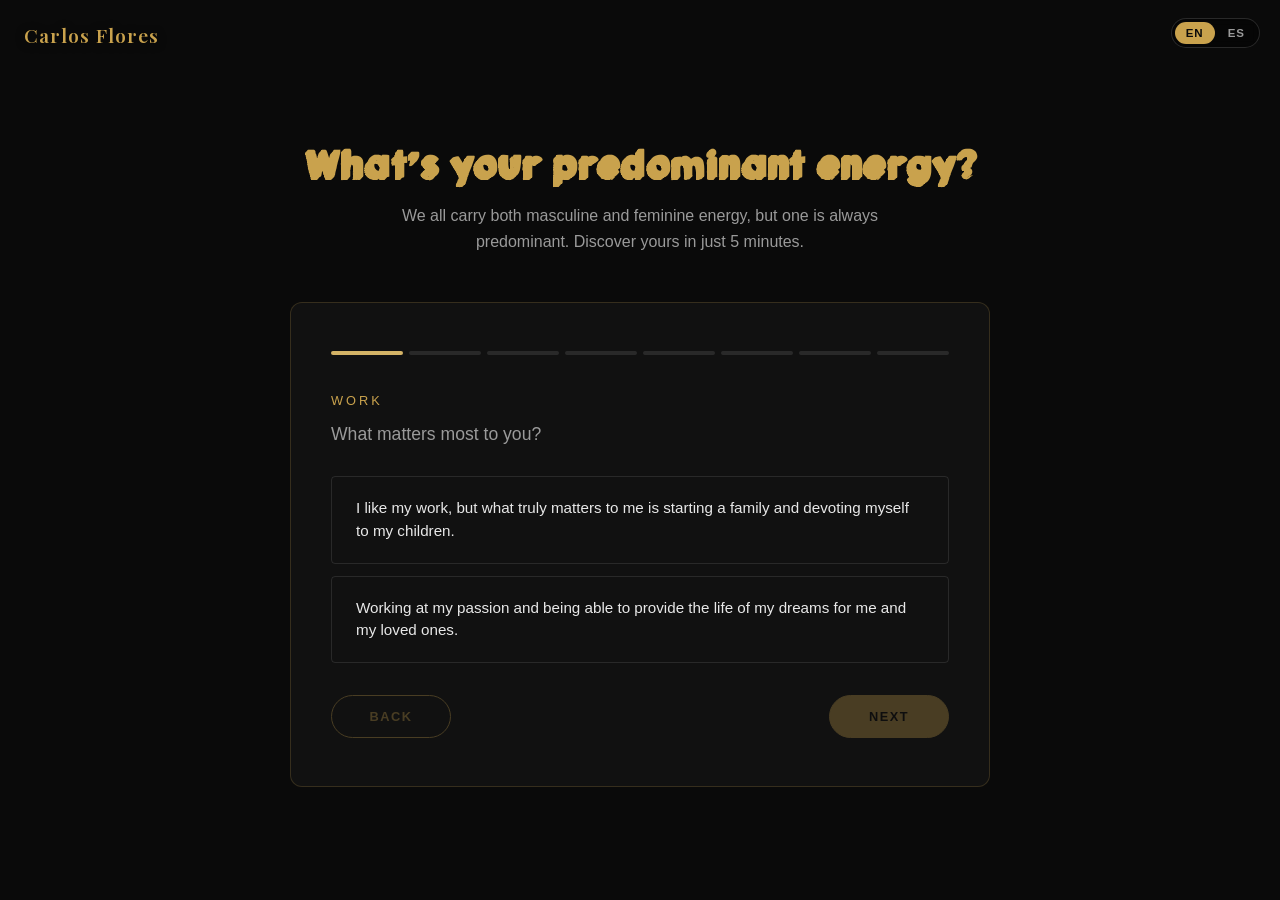
<file: energy-test.html>
<!DOCTYPE html>
<html lang="es">
<head>
    <meta charset="UTF-8">
    <meta name="viewport" content="width=device-width, initial-scale=1.0">
    <title>Test de Energía | Carlos Flores</title>
    <meta name="description" content="Descubre tu energía predominante — masculina o femenina — en solo 5 minutos.">
    <link rel="stylesheet" href="style.css">
    <link rel="icon" href="assets/images/flower-of-life.png" type="image/png">
    <style>
        /* Buttons & container (not in the main stylesheet anymore — kept local to this page) */
        .container { max-width: 1100px; margin: 0 auto; padding: 0 24px; }
        .btn {
            display: inline-block;
            background: var(--gold);
            color: var(--bg);
            border: 1px solid var(--gold);
            padding: 13px 30px;
            border-radius: 50px;
            font-size: 0.8rem;
            font-weight: 600;
            letter-spacing: 1.5px;
            text-transform: uppercase;
            cursor: pointer;
            transition: all var(--transition);
            font-family: inherit;
        }
        .btn:hover { background: var(--gold-light); border-color: var(--gold-light); color: var(--bg); }
        .btn-outline { background: transparent; color: var(--gold); }
        .btn-outline:hover { background: rgba(201,162,77,0.1); color: var(--gold-light); }

        .quiz-page { padding: 140px 0 100px; min-height: 100vh; }
        .quiz-header { text-align: center; margin-bottom: 48px; }
        .quiz-header h1 {
            font-family: 'KG Happy', 'Inter', sans-serif;
            font-size: 2rem;
            color: var(--gold);
            margin-bottom: 12px;
        }
        .quiz-header p { color: var(--text-muted); max-width: 550px; margin: 0 auto; }

        .quiz-card {
            max-width: 700px;
            margin: 0 auto;
            background: var(--bg-card);
            border: 1px solid rgba(201,162,77,0.2);
            border-radius: 12px;
            padding: 48px 40px;
        }

        .quiz-progress {
            display: flex;
            gap: 6px;
            margin-bottom: 36px;
        }
        .quiz-progress-dot {
            flex: 1;
            height: 4px;
            background: rgba(255,255,255,0.1);
            border-radius: 2px;
            transition: background 0.3s;
        }
        .quiz-progress-dot.done { background: var(--gold); }
        .quiz-progress-dot.current { background: var(--gold-light); }

        .quiz-category {
            font-size: 0.8rem;
            color: var(--gold);
            text-transform: uppercase;
            letter-spacing: 3px;
            margin-bottom: 8px;
        }
        .quiz-question {
            font-size: 1.1rem;
            color: var(--text-muted);
            margin-bottom: 28px;
        }

        .quiz-options { display: flex; flex-direction: column; gap: 12px; }
        .quiz-option {
            padding: 20px 24px;
            border: 1px solid rgba(255,255,255,0.1);
            border-radius: var(--radius);
            cursor: pointer;
            transition: all 0.3s;
            color: var(--text);
            font-size: 0.95rem;
            line-height: 1.5;
            background: transparent;
            text-align: left;
            width: 100%;
        }
        .quiz-option:hover {
            border-color: var(--gold);
            background: rgba(201,162,77,0.05);
        }
        .quiz-option.selected {
            border-color: var(--gold);
            background: rgba(201,162,77,0.12);
        }

        .quiz-nav {
            display: flex;
            justify-content: space-between;
            margin-top: 32px;
        }
        .quiz-nav .btn { min-width: 120px; text-align: center; }
        .quiz-nav .btn:disabled {
            opacity: 0.3;
            cursor: not-allowed;
            transform: none !important;
            box-shadow: none !important;
        }

        /* Email gate (shown after the last question, before the result) */
        .quiz-email-gate { display: none; text-align: center; }
        .quiz-email-gate h2 { font-size: 1.6rem; color: var(--gold); margin: 8px 0 12px; }
        .quiz-email-gate > p { color: var(--text-muted); max-width: 460px; margin: 0 auto 24px; }
        .quiz-email-gate form { max-width: 420px; margin: 0 auto; }
        .quiz-email-input {
            width: 100%;
            padding: 16px 20px;
            background: var(--bg-elevated);
            border: 1px solid rgba(255,255,255,0.15);
            border-radius: var(--radius);
            color: var(--text);
            font-size: 1rem;
            font-family: inherit;
        }
        .quiz-email-input:focus { outline: none; border-color: var(--gold); }
        .quiz-email-note { font-size: 0.78rem; color: var(--text-muted); margin-top: 14px; }

        /* Result */
        .quiz-result { display: none; text-align: center; }
        .quiz-result h2 {
            font-size: 1.8rem;
            color: var(--gold);
            margin-bottom: 8px;
        }
        .quiz-result .result-type {
            font-family: 'KG Happy', 'Inter', sans-serif;
            font-size: 2.5rem;
            color: var(--text);
            margin-bottom: 24px;
        }
        .quiz-result p {
            color: var(--text-muted);
            max-width: 500px;
            margin: 0 auto 32px;
            font-size: 1.05rem;
            line-height: 1.8;
        }

        .quiz-step { display: none; }
        .quiz-step.active { display: block; }

        @media (max-width: 480px) {
            .quiz-card { padding: 32px 20px; }
        }
    </style>
</head>
<body>

    <!-- LOGO (top-left) — matches the homepage, links back to it -->
    <a href="index.html" class="site-logo" aria-label="Carlos Flores home">Carlos Flores</a>

    <!-- LANGUAGE TOGGLE (top-right) -->
    <div class="lang-toggle" role="group" aria-label="Language / Idioma">
        <button class="lang-btn" data-lang="en" type="button">EN</button>
        <button class="lang-btn" data-lang="es" type="button">ES</button>
    </div>

    <section class="quiz-page">
        <div class="container">
            <div class="quiz-header">
                <h1 data-i18n="et.headerTitle">What's your predominant energy?</h1>
                <p data-i18n="et.headerIntro">We all carry both masculine and feminine energy, but one is always predominant. Discover yours in just 5 minutes.</p>
            </div>

            <div class="quiz-card">
                <div class="quiz-progress" id="quiz-progress"></div>

                <div id="quiz-container"></div>

                <!-- EMAIL GATE: result is revealed after submitting this form. -->
                <!-- Netlify Forms picks this up at deploy because it's static HTML with data-netlify. -->
                <div class="quiz-email-gate" id="quiz-email-gate">
                    <div class="quiz-category" data-i18n="et.gateKicker">Last step</div>
                    <h2 data-i18n="et.gateTitle">Your result is ready</h2>
                    <p data-i18n="et.gateText">Enter your email to discover your predominant energy.</p>
                    <form name="energy-test" method="POST" data-netlify="true" netlify-honeypot="bot-field" id="energy-form">
                        <input type="hidden" name="form-name" value="energy-test">
                        <p style="display:none;"><label>No rellenar: <input name="bot-field"></label></p>
                        <input type="hidden" name="resultado" id="form-resultado">
                        <input type="hidden" name="puntuacion" id="form-puntuacion">
                        <input type="email" name="email" id="email-input" class="quiz-email-input" placeholder="you@email.com" data-i18n-ph="et.placeholder" required autocomplete="email">
                        <button type="submit" class="btn" style="width:100%; margin-top:16px;" data-i18n="et.gateBtn">See my result</button>
                        <p class="quiz-email-note" data-i18n="et.gateNote">No spam. Just content about energy and personal growth.</p>
                    </form>
                </div>

                <div class="quiz-result" id="quiz-result">
                    <h2 data-i18n="et.resultHeading">Your predominant energy is</h2>
                    <div class="result-type" id="result-type"></div>
                    <p id="result-text"></p>
                    <a href="https://calendly.com/carlosflorescoach/llamadadedescubrimiento" target="_blank" rel="noopener" class="btn" data-i18n="et.resultCTA">Talk to me about your result</a>
                    <br><br>
                    <a href="index.html" style="color: var(--text-muted); font-size: 0.9rem;" data-i18n="et.backHome">← Back to home</a>
                </div>
            </div>
        </div>
    </section>

    <script src="i18n.js"></script>
    <script>
    // Each question/option carries both languages; render() picks the active one.
    const QUESTIONS = [
        { category:{en:"Work",es:"Trabajo"},
          question:{en:"What matters most to you?",es:"¿Qué es más importante para ti?"},
          options:[
            {text:{en:"I like my work, but what truly matters to me is starting a family and devoting myself to my children.",es:"Me gusta mi trabajo, aunque para mí lo realmente importante es formar una familia y dedicarme a mis hijos."},energy:"fem"},
            {text:{en:"Working at my passion and being able to provide the life of my dreams for me and my loved ones.",es:"Trabajar de mi pasión y ser capaz de proveer la vida de mis sueños para mí y para los míos."},energy:"masc"}
          ]},
        { category:{en:"Motivation",es:"Motivación"},
          question:{en:"When do I feel most motivated?",es:"¿Cuándo me siento más motivad@?"},
          options:[
            {text:{en:"When I feel needed and my presence is valued.",es:"Cuando siento que me necesitan y valoran mi presencia."},energy:"masc"},
            {text:{en:"When I get dressed up and people tell me how good I look.",es:"Cuando me arreglo y me dan mensaje de qué guap@ estoy."},energy:"fem"}
          ]},
        { category:{en:"Expression",es:"Expresión"},
          question:{en:"When I tell someone about something that happened to me…",es:"Cuando cuento algo que me ha pasado…"},
          options:[
            {text:{en:"I describe in detail how I was feeling in that moment.",es:"Expreso con detalles cómo me sentía en aquel momento."},energy:"fem"},
            {text:{en:"I focus more on the objective facts so the other person understands what happened.",es:"Me centro más en los hechos objetivos para que la otra persona entienda lo que ha pasado."},energy:"masc"}
          ]},
        { category:{en:"Deadlines",es:"Deadlines"},
          question:{en:"When it comes to deadlines and timing…",es:"En cuanto a plazos y tiempos…"},
          options:[
            {text:{en:"I work better without pressure, taking my time according to how I feel in each moment.",es:"Trabajo mejor sin presiones, dándome mi tiempo a como yo me sienta en cada momento."},energy:"fem"},
            {text:{en:"I need a fixed deadline to finish a project — it gets me moving and motivates me. Without a deadline I can't concentrate.",es:"Necesito una fecha fija para terminar un proyecto, eso me hace moverme y me motiva. Sin una fecha límite no soy capaz de concentrarme."},energy:"masc"}
          ]},
        { category:{en:"Intuition",es:"Intuición"},
          question:{en:"When making decisions…",es:"A la hora de tomar decisiones…"},
          options:[
            {text:{en:"I tend to follow my intuition, even when it goes against what my head says. For me, what matters is feeling it.",es:"Suelo dejarme guiar por mi intuición, aunque esto vaya en contra de lo que dice mi cabeza. Para mí lo importante es sentirlo."},energy:"fem"},
            {text:{en:"I tend to analyze the situation and make the rational decision that suits me best, weighing the pros and cons.",es:"Suelo analizar la situación y tomar la decisión racional que más me convenga, sopesando lo positivo y lo negativo."},energy:"masc"}
          ]},
        { category:{en:"Love",es:"Amor"},
          question:{en:"In a relationship, what I value most is…",es:"En una relación, lo que más valoro es…"},
          options:[
            {text:{en:"I like my partner to give me time and attention, and to tell me how good I look. That makes me feel truly loved.",es:"Me gusta que mi pareja me dedique tiempo y atención, además que me diga que guap@ estoy. Eso me hace sentir muy querid@."},energy:"fem"},
            {text:{en:"All I need is for my work and presence to be valued. Being useful to others is the best feeling.",es:"Lo único que necesito es que valoren mi trabajo y presencia. Ser de utilidad para los demás es la mejor sensación."},energy:"masc"}
          ]},
        { category:{en:"Multitasking",es:"Multitasking"},
          question:{en:"When I'm working and someone interrupts me…",es:"Cuando estoy trabajando y alguien me interrumpe…"},
          options:[
            {text:{en:"If I'm focused on a project I can't stand being interrupted. I need to focus on one task alone.",es:"Si estoy concentrado en un proyecto no soporto que me interrumpan. Necesito enfocarme en una tarea solo."},energy:"masc"},
            {text:{en:"If someone calls me to chat I have no problem carrying on with my tasks while keeping the conversation going. In fact, I enjoy it.",es:"Si me llaman para charlar no tengo problema en seguir con mis tareas mientras mantengo la conversación. De hecho, lo disfruto."},energy:"fem"}
          ]},
        { category:{en:"Discussions",es:"Discusiones"},
          question:{en:"When a friend or partner comes to me with a problem…",es:"Cuando un amigo o pareja viene con un problema…"},
          options:[
            {text:{en:"What I want is to end the discussion as soon as possible, so I offer the other person advice on what they could do to improve the situation.",es:"Lo que me interesa es acabar con la discusión cuanto antes, por lo que brindo consejo a la otra persona de lo que podría hacer para mejorar la situación."},energy:"masc"},
            {text:{en:"I usually don't need a solution — I need to feel the other person's presence and to be listened to attentively.",es:"Normalmente no necesito una solución, sino sentir la presencia de la otra persona y que me escuchen atentamente."},energy:"fem"}
          ]}
    ];

    function L(){ return (window.I18N && window.I18N.lang) || 'en'; }
    function T(k){ return (window.I18N && window.I18N.t) ? window.I18N.t(k) : k; }

    let current = 0;
    let answers = [];
    let resultKey = '';
    let phase = 'quiz'; // 'quiz' | 'gate' | 'result'
    const container = document.getElementById('quiz-container');
    const progressBar = document.getElementById('quiz-progress');

    QUESTIONS.forEach((_, i) => {
        const dot = document.createElement('div');
        dot.className = 'quiz-progress-dot' + (i === 0 ? ' current' : '');
        progressBar.appendChild(dot);
    });

    function renderQuestion() {
        const lang = L();
        const q = QUESTIONS[current];
        const nextLabel = current === QUESTIONS.length - 1 ? T('nav.seeResult') : T('nav.next');
        container.innerHTML = `
            <div class="quiz-step active">
                <div class="quiz-category">${q.category[lang]}</div>
                <div class="quiz-question">${q.question[lang]}</div>
                <div class="quiz-options">
                    ${q.options.map((opt, i) => `
                        <button class="quiz-option ${answers[current] === i ? 'selected' : ''}" data-index="${i}">
                            ${opt.text[lang]}
                        </button>
                    `).join('')}
                </div>
                <div class="quiz-nav">
                    <button class="btn btn-outline" onclick="prev()" ${current === 0 ? 'disabled' : ''}>${T('nav.back')}</button>
                    <button class="btn" onclick="next()" id="next-btn" ${answers[current] === undefined ? 'disabled' : ''}>${nextLabel}</button>
                </div>
            </div>
        `;
        container.querySelectorAll('.quiz-option').forEach(btn => {
            btn.addEventListener('click', () => selectOption(parseInt(btn.dataset.index)));
        });
        document.querySelectorAll('.quiz-progress-dot').forEach((dot, i) => {
            dot.className = 'quiz-progress-dot';
            if (i < current) dot.classList.add('done');
            if (i === current) dot.classList.add('current');
        });
    }

    function selectOption(i) {
        answers[current] = i;
        container.querySelectorAll('.quiz-option').forEach((btn, idx) => {
            btn.classList.toggle('selected', idx === i);
        });
        document.getElementById('next-btn').disabled = false;
    }

    function next() {
        if (answers[current] === undefined) return;
        if (current < QUESTIONS.length - 1) {
            current++;
            renderQuestion();
        } else {
            computeResult();
            showEmailGate();
        }
    }

    function prev() {
        if (current > 0) {
            current--;
            renderQuestion();
        }
    }

    // Tally answers -> resultKey. Hidden form fields are stored in a fixed
    // language so Carlos's Netlify records stay consistent regardless of UI lang.
    function computeResult() {
        let fem = 0, masc = 0;
        answers.forEach((ansIdx, qIdx) => {
            (QUESTIONS[qIdx].options[ansIdx].energy === 'fem') ? fem++ : masc++;
        });
        resultKey = fem > masc ? 'fem' : (masc > fem ? 'masc' : 'bal');
        const label = { fem:'Feminine', masc:'Masculine', bal:'Balance' }[resultKey];
        document.getElementById('form-resultado').value = label;
        document.getElementById('form-puntuacion').value = `Feminine ${fem} / Masculine ${masc}`;
    }

    function renderResult() {
        const cap = resultKey.charAt(0).toUpperCase() + resultKey.slice(1);
        document.getElementById('result-type').textContent = T('result.type' + cap);
        document.getElementById('result-text').textContent = T('result.text' + cap);
    }

    function showEmailGate() {
        phase = 'gate';
        container.style.display = 'none';
        progressBar.style.display = 'none';
        document.getElementById('quiz-email-gate').style.display = 'block';
    }

    function revealResult() {
        phase = 'result';
        document.getElementById('quiz-email-gate').style.display = 'none';
        renderResult();
        document.getElementById('quiz-result').style.display = 'block';
    }

    // Submit the email to Netlify Forms, then reveal the result. Shown whether
    // or not the POST succeeds, so a network hiccup never traps the user.
    const energyForm = document.getElementById('energy-form');
    energyForm.addEventListener('submit', (e) => {
        e.preventDefault();
        const body = new URLSearchParams(new FormData(energyForm)).toString();
        fetch('/', {
            method: 'POST',
            headers: { 'Content-Type': 'application/x-www-form-urlencoded' },
            body
        }).catch(() => {}).finally(revealResult);
    });

    // Re-localize dynamic content when the language changes.
    document.addEventListener('langchange', () => {
        if (phase === 'result') renderResult();
        else if (phase === 'quiz') renderQuestion();
        // 'gate' is fully static (data-i18n) and handled by i18n.js
    });

    renderQuestion();
    </script>
</body>
</html>
</file>
<file: style.css>
/* ===== FONTS ===== */
@font-face {
    font-family: 'KG Happy';
    src: url('assets/fonts/KGHAPPY.ttf') format('truetype');
    font-weight: normal;
    font-display: swap;
}
@font-face {
    font-family: 'KG Happy Solid';
    src: url('assets/fonts/KGHAPPYSolid.ttf') format('truetype');
    font-weight: normal;
    font-display: swap;
}
/* Playfair Display — self-hosted variable weight (400–900) for the wordmark &
   hero name. Self-hosted rather than loaded from Google's CDN so the site makes
   no third-party request. Split by unicode-range exactly as Google serves it:
   the latin file alone covers every accent plus ¿ ¡, so latin-ext is only ever
   fetched if an extended character actually appears. */
@font-face {
    font-family: 'Playfair Display';
    src: url('assets/fonts/PlayfairDisplay-latin.woff2') format('woff2');
    font-weight: 400 900;
    font-style: normal;
    font-display: swap;
    unicode-range: U+0000-00FF, U+0131, U+0152-0153, U+02BB-02BC, U+02C6, U+02DA, U+02DC, U+0304, U+0308, U+0329, U+2000-206F, U+20AC, U+2122, U+2191, U+2193, U+2212, U+2215, U+FEFF, U+FFFD;
}
@font-face {
    font-family: 'Playfair Display';
    src: url('assets/fonts/PlayfairDisplay-latin-ext.woff2') format('woff2');
    font-weight: 400 900;
    font-style: normal;
    font-display: swap;
    unicode-range: U+0100-02BA, U+02BD-02C5, U+02C7-02CC, U+02CE-02D7, U+02DD-02FF, U+0304, U+0308, U+0329, U+1D00-1DBF, U+1E00-1E9F, U+1EF2-1EFF, U+2020, U+20A0-20AB, U+20AD-20C0, U+2113, U+2C60-2C7F, U+A720-A7FF;
}

/* ===== RESET & BASE ===== */
*, *::before, *::after { margin: 0; padding: 0; box-sizing: border-box; }

:root {
    --bg: #0a0a0a;
    --bg-card: #111111;
    --bg-elevated: #161616;
    --gold: #c9a24d;
    --gold-light: #d4b366;
    --text: #e8e8e8;
    --text-muted: #9a9a9a;
    --radius: 4px;
    --transition: 0.3s ease;
    --grid-gap: 8px;
    /* Display face for the wordmark & hero name. Swap this one line to retheme both. */
    --font-display: 'Playfair Display', Georgia, 'Times New Roman', serif;
}

html { scroll-behavior: smooth; }

body {
    font-family: 'Inter', -apple-system, BlinkMacSystemFont, 'Segoe UI', Roboto, sans-serif;
    background: var(--bg);
    color: var(--text);
    line-height: 1.6;
    overflow-x: hidden;
}

img { max-width: 100%; height: auto; display: block; }

a { color: var(--gold); text-decoration: none; transition: color var(--transition); }
a:hover { color: var(--gold-light); }

/* ===== LOGO (top-left, persistent) ===== */
.site-logo {
    position: fixed;
    top: 20px;
    left: 24px;
    z-index: 100;
    font-family: var(--font-display);
    font-size: 1.2rem;
    font-weight: 600;
    color: var(--gold) !important;
    letter-spacing: 1px;
    white-space: nowrap;
    text-shadow: 0 1px 8px rgba(0,0,0,0.6);
    transition: opacity var(--transition);
}

/* ===== LANGUAGE TOGGLE (top-right, persistent) ===== */
.lang-toggle {
    position: fixed;
    top: 18px;
    right: 20px;
    z-index: 100;
    display: flex;
    gap: 2px;
    padding: 3px;
    background: rgba(0,0,0,0.35);
    border: 1px solid rgba(255,255,255,0.14);
    border-radius: 50px;
    backdrop-filter: blur(4px);
}
.lang-btn {
    background: transparent;
    border: none;
    color: var(--text-muted);
    font-family: inherit;
    font-size: 0.72rem;
    font-weight: 600;
    letter-spacing: 1px;
    padding: 5px 11px;
    border-radius: 50px;
    cursor: pointer;
    transition: all var(--transition);
}
.lang-btn:hover { color: var(--text); }
.lang-btn.active {
    background: var(--gold);
    color: var(--bg);
}

/* ===== TOP NAV (energy-test shortcut + language toggle) ===== */
.top-nav {
    position: fixed;
    top: 16px;
    right: 20px;
    z-index: 100;
    display: flex;
    align-items: center;
    gap: 12px;
}
/* Inside the top-nav the toggle flows in the flex row, not as its own fixed element
   (it stays standalone-fixed on energy-test.html, which has no .top-nav). */
.top-nav .lang-toggle {
    position: static;
    top: auto;
    right: auto;
}
.nav-energy {
    font-size: 0.72rem;
    font-weight: 600;
    letter-spacing: 1px;
    text-transform: uppercase;
    color: var(--gold);
    border: 1px solid rgba(201,162,77,0.5);
    background: rgba(0,0,0,0.35);
    backdrop-filter: blur(4px);
    padding: 7px 16px;
    border-radius: 50px;
    white-space: nowrap;
    transition: all var(--transition);
}
.nav-energy:hover {
    background: var(--gold);
    color: var(--bg);
    border-color: var(--gold);
}
@media (max-width: 480px) {
    .top-nav { gap: 8px; top: 14px; right: 14px; }
    .nav-energy { padding: 6px 11px; font-size: 0.64rem; letter-spacing: 0.5px; }
}

/* ===== HERO ===== */
.hero {
    position: relative;
    height: 100vh;
    min-height: 600px;
    width: 100%;
    overflow: hidden;
    display: flex;
    align-items: center;
    justify-content: center;
    background: #000;
}
.hero-video {
    position: absolute;
    inset: 0;
    width: 100%;
    height: 100%;
    object-fit: cover;
    z-index: 0;
}
.hero-overlay {
    position: absolute;
    inset: 0;
    z-index: 1;
    background: linear-gradient(
        180deg,
        rgba(0,0,0,0.45) 0%,
        rgba(0,0,0,0.25) 35%,
        rgba(0,0,0,0.55) 100%
    );
}
.hero-content {
    position: relative;
    z-index: 2;
    text-align: center;
    padding: 0 24px;
}
.hero-name {
    font-family: var(--font-display);
    font-weight: 600;
    font-size: clamp(2.4rem, 7vw, 5.2rem);
    color: #fff;
    /* Serif needs far less tracking than the old thin sans did */
    letter-spacing: clamp(0.5px, 0.15vw, 2px);
    line-height: 1.1;
    margin-bottom: 18px;
    text-shadow: 0 2px 24px rgba(0,0,0,0.5);
}
/* Wide-tracked sans under the serif name — the contrast is the point, so this
   deliberately stays on the body font. Tracking scales with the viewport so the
   longer "ARTISTA AUDIOVISUAL" stays on one line down to ~320px. */
.hero-tagline {
    font-size: clamp(0.7rem, 1vw, 0.85rem);
    color: rgba(255,255,255,0.85);
    letter-spacing: clamp(2.5px, 1.2vw, 6px);
    text-transform: uppercase;
    font-weight: 400;
}
.hero-scroll {
    position: absolute;
    bottom: 32px;
    left: 50%;
    transform: translateX(-50%);
    z-index: 2;
    color: rgba(255,255,255,0.7) !important;
    font-size: 1.5rem;
    animation: bounce 2.4s ease-in-out infinite;
}
@keyframes bounce {
    0%, 100% { transform: translateX(-50%) translateY(0); }
    50%      { transform: translateX(-50%) translateY(8px); }
}

/* ===== GALLERY SECTION ===== */
.gallery-section {
    padding: 80px 0 120px;
    background: var(--bg);
}

/* Filter tabs */
.gallery-filters {
    display: flex;
    flex-wrap: wrap;
    justify-content: center;
    gap: 8px;
    margin-bottom: 40px;
    padding: 0 16px;
}
.filter {
    background: transparent;
    border: 1px solid rgba(255,255,255,0.15);
    color: var(--text-muted);
    padding: 9px 22px;
    font-size: 0.78rem;
    font-weight: 500;
    letter-spacing: 1.5px;
    text-transform: uppercase;
    border-radius: 50px;
    cursor: pointer;
    transition: all var(--transition);
    font-family: inherit;
}
.filter:hover {
    border-color: var(--gold);
    color: var(--gold);
}
.filter.active {
    background: var(--gold);
    border-color: var(--gold);
    color: var(--bg);
}

/* Bento grid */
.gallery {
    display: grid;
    grid-template-columns: repeat(4, 1fr);
    grid-auto-rows: 220px;
    grid-auto-flow: dense;
    gap: var(--grid-gap);
    padding: 0 var(--grid-gap);
    max-width: 1800px;
    margin: 0 auto;
}
.gallery-item {
    position: relative;
    overflow: hidden;
    cursor: pointer;
    background: var(--bg-elevated);
    border-radius: var(--radius);
}
.gallery-item img {
    width: 100%;
    height: 100%;
    object-fit: cover;
    transition: transform 0.6s ease, filter 0.4s ease;
}
.gallery-item:hover img {
    transform: scale(1.04);
    filter: brightness(1.08);
}
.gallery-item::after {
    content: '';
    position: absolute;
    inset: 0;
    background: linear-gradient(180deg, transparent 60%, rgba(0,0,0,0.25));
    opacity: 0;
    transition: opacity var(--transition);
    pointer-events: none;
}
.gallery-item:hover::after { opacity: 1; }

/* Span variants */
.tile-wide    { grid-column: span 2; }
.tile-tall    { grid-row: span 2; }
.tile-feature { grid-column: span 2; grid-row: span 2; }

/* Video tiles */
.gallery-item-video .play-badge {
    position: absolute;
    top: 50%;
    left: 50%;
    transform: translate(-50%, -50%);
    width: 60px;
    height: 60px;
    border-radius: 50%;
    background: rgba(0,0,0,0.55);
    border: 1.5px solid rgba(255,255,255,0.9);
    color: #fff;
    font-size: 1.2rem;
    display: flex;
    align-items: center;
    justify-content: center;
    padding-left: 4px;
    transition: all var(--transition);
    z-index: 2;
}
.gallery-item-video:hover .play-badge {
    background: var(--gold);
    border-color: var(--gold);
    transform: translate(-50%, -50%) scale(1.08);
}

/* Filter hidden state */
.gallery-item.hidden { display: none; }

.gallery-empty {
    text-align: center;
    color: var(--text-muted);
    padding: 80px 24px;
    letter-spacing: 1px;
    font-size: 0.9rem;
}

/* ===== ENERGY TEST CTA ===== */
.energy-cta {
    padding: 100px 24px;
    text-align: center;
    background: var(--bg-card);
    border-top: 1px solid rgba(255,255,255,0.05);
}
.energy-cta-inner { max-width: 600px; margin: 0 auto; }
.energy-cta-kicker {
    font-size: 0.8rem;
    color: var(--gold);
    text-transform: uppercase;
    letter-spacing: 3px;
    margin-bottom: 14px;
}
.energy-cta-title {
    font-family: 'KG Happy', 'Inter', sans-serif;
    font-weight: normal;
    font-size: clamp(1.6rem, 4vw, 2.4rem);
    color: var(--text);
    line-height: 1.2;
    margin-bottom: 12px;
}
.energy-cta-text { color: var(--text-muted); margin-bottom: 28px; }
.energy-cta-btn {
    display: inline-block;
    background: var(--gold);
    color: var(--bg) !important;
    padding: 13px 34px;
    border-radius: 50px;
    font-size: 0.8rem;
    font-weight: 600;
    letter-spacing: 1.5px;
    text-transform: uppercase;
    transition: all var(--transition);
}
.energy-cta-btn:hover { background: var(--gold-light); color: var(--bg) !important; }

/* ===== CONTACT ===== */
.contact {
    padding: 64px 24px 48px;
    text-align: center;
    background: var(--bg);
    border-top: 1px solid rgba(255,255,255,0.05);
}
.contact-line {
    font-size: 0.95rem;
    letter-spacing: 1px;
    margin-bottom: 16px;
}
.contact-line a {
    color: var(--text);
}
.contact-line a:hover { color: var(--gold); }
.contact-sep {
    color: var(--text-muted);
    margin: 0 12px;
}
.contact-credit {
    color: rgba(255,255,255,0.25);
    font-size: 0.75rem;
    letter-spacing: 1.5px;
    text-transform: uppercase;
}

/* ===== LIGHTBOX ===== */
.lightbox {
    display: none;
    position: fixed;
    inset: 0;
    z-index: 2000;
    background: rgba(0, 0, 0, 0.95);
    align-items: center;
    justify-content: center;
    backdrop-filter: blur(8px);
}
.lightbox.active { display: flex; }
.lightbox-stage {
    position: relative;
    max-width: 90vw;
    max-height: 90vh;
    display: flex;
    align-items: center;
    justify-content: center;
}
.lightbox-img {
    max-width: 90vw;
    max-height: 90vh;
    border-radius: var(--radius);
    object-fit: contain;
    display: block;
}
.lightbox-video {
    width: min(90vw, 1280px);
    aspect-ratio: 16 / 9;
    max-height: 90vh;
    background: #000;
    border-radius: var(--radius);
    overflow: hidden;
}
.lightbox-video iframe {
    width: 100%;
    height: 100%;
    border: none;
}
.lightbox-close,
.lightbox-prev,
.lightbox-next {
    position: absolute;
    background: none;
    border: none;
    color: var(--text);
    cursor: pointer;
    padding: 16px;
    transition: color var(--transition);
    line-height: 1;
}
.lightbox-close:hover,
.lightbox-prev:hover,
.lightbox-next:hover { color: var(--gold); }
.lightbox-close { top: 16px; right: 24px; font-size: 3rem; }
.lightbox-prev  { left: 16px;  top: 50%; transform: translateY(-50%); font-size: 3.5rem; }
.lightbox-next  { right: 16px; top: 50%; transform: translateY(-50%); font-size: 3.5rem; }

/* ===== ANIMATIONS ===== */
.fade-in {
    opacity: 0;
    transform: translateY(16px);
    transition: opacity 0.6s ease, transform 0.6s ease;
}
.fade-in.visible {
    opacity: 1;
    transform: translateY(0);
}

/* ===== RESPONSIVE ===== */
@media (max-width: 1024px) {
    .gallery {
        grid-template-columns: repeat(3, 1fr);
        grid-auto-rows: 200px;
    }
}
@media (max-width: 768px) {
    .gallery {
        grid-template-columns: repeat(2, 1fr);
        grid-auto-rows: 180px;
    }
    /* On 2-col, feature tiles should still span both, but tall/wide compete oddly. Tame them: */
    .tile-feature { grid-column: span 2; grid-row: span 2; }
    .tile-wide    { grid-column: span 2; }
    .tile-tall    { grid-row: span 2; }

    .site-logo { font-size: 1.05rem; top: 16px; left: 16px; }
    /* .hero-name / .hero-tagline tracking is handled by clamp() — no override here */
    .gallery-filters { gap: 6px; }
    .filter { padding: 7px 16px; font-size: 0.72rem; letter-spacing: 1px; }
}
@media (max-width: 480px) {
    .gallery {
        grid-template-columns: 1fr;
        grid-auto-rows: 280px;
    }
    .tile-wide, .tile-tall, .tile-feature {
        grid-column: auto;
        grid-row: auto;
    }
    .tile-feature, .tile-tall { grid-row: span 2; }
    .contact-line { font-size: 0.85rem; }
    .contact-sep { display: block; margin: 8px 0; }
}
</file>
